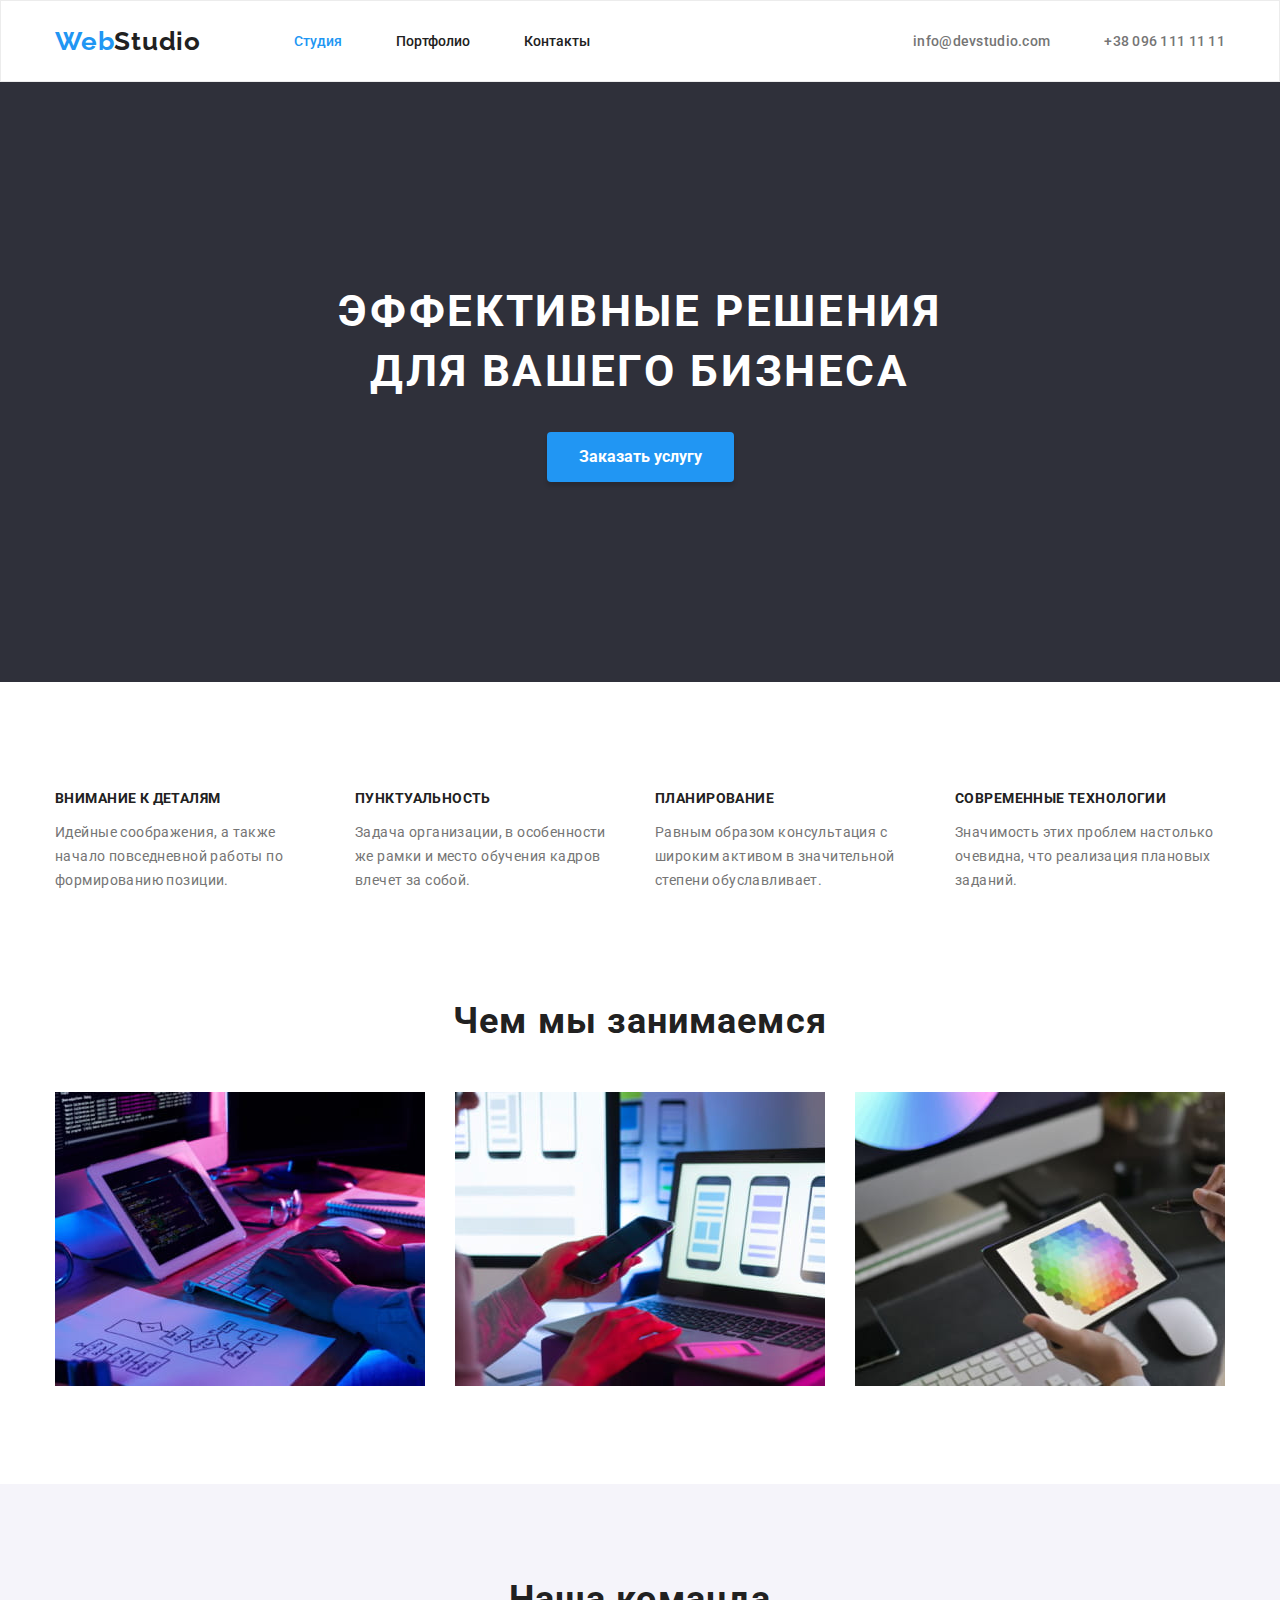
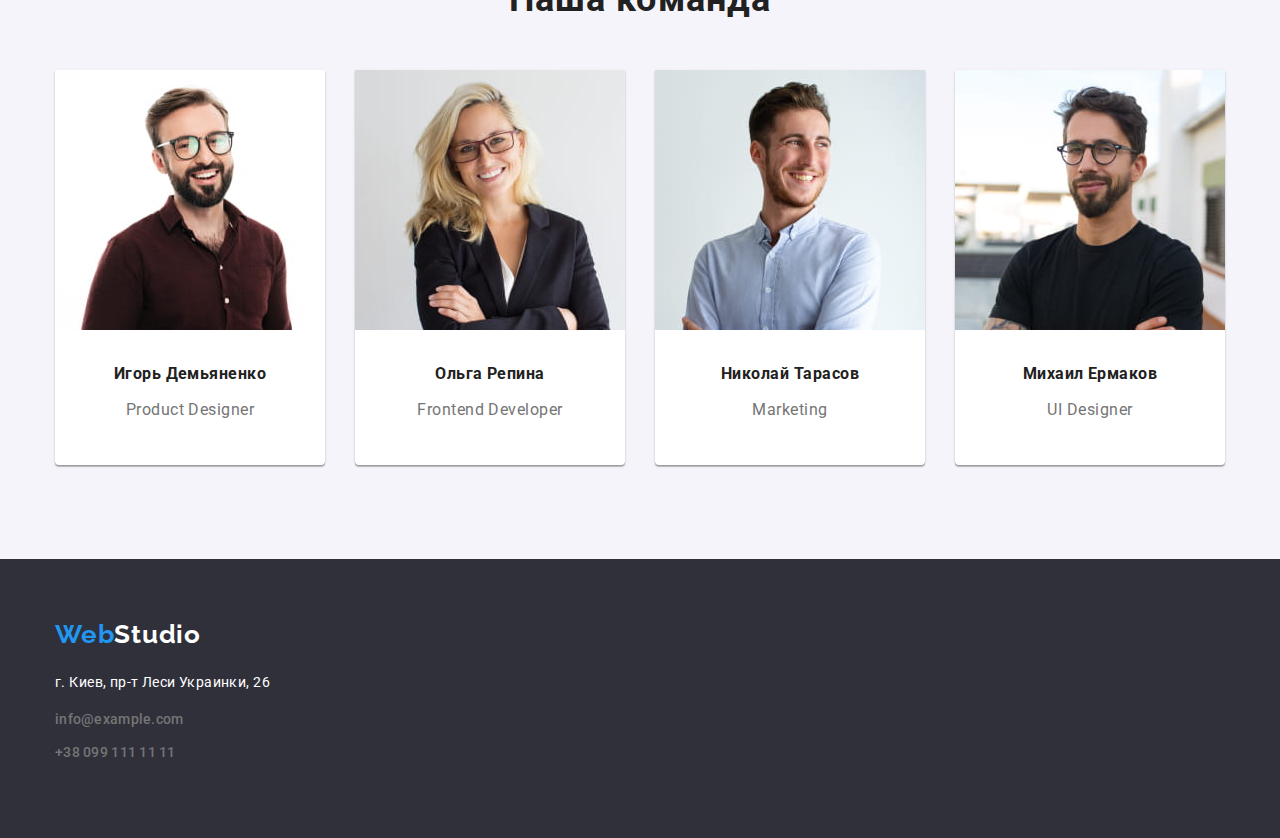
<file: index.html>
<!DOCTYPE html>
<html lang="en">
    <head>
        <meta charset="UTF-8">
        <meta http-equiv="X-UA-Compatible" content="IE=edge">
        <meta name="viewport" content="width=device-width, initial-scale=1.0">
        <title>Document</title>
        <link rel="stylesheet" href="https://cdnjs.cloudflare.com/ajax/libs/modern-normalize/1.0.0/modern-normalize.min.css" />

        <link href="https://fonts.googleapis.com/css2?family=Raleway:wght@700&family=Roboto:wght@400;500;700;900&display=swap"
            rel="stylesheet">

        <link rel="stylesheet" href="css/styles.css">


    </head>
    <body>
        <header class="header-border">
            <div class="container">
                <div class="main-header">
                    <a href="" class="logo"><span>Web</span>Studio</a>
                    <nav class="main-nav">
                        <ul class="main-nav-list">
                            <li class="main-nav-list-item">
                                <a href="index.html" class="main-nav-list-item-child active">Студия</a>
                            </li>
                            <li class="main-nav-list-item">
                                <a href="portfolio.html" class="main-nav-list-item-child">Портфолио</a>
                            </li>
                            <li class="main-nav-list-item">
                                <a href="#" class="main-nav-list-item-child">Контакты</a>
                            </li>
                        </ul>
                    </nav>
                    <ul class="contact-list">
                        <li class="contact-list-child"><a href="mailto:info@devstudio.com" class="contact-list-item">info@devstudio.com</a></li>
                        <li class="contact-list-child"><a href="tel:+380961111111" class="contact-list-item">+38 096 111 11 11</a></li>
                    </ul>
                </div>
            </div>
        </header>
        <main>
            <section class="main-section"> 
                <div class="container">
                    <h1 class="main-title">ЭФФЕКТИВНЫЕ РЕШЕНИЯ ДЛЯ ВАШЕГО БИЗНЕСА</h1>
                    <button type="button" class="main-button">Заказать услугу</button>
                </div>
            </section>
            <section class="list-first-display">
                <div class="container">
                    <ul class="list-first">
                        <li class="item">
                            <h3 class="list-first-title">Внимание к деталям</h3>
                            <p class="list-first-text">Идейные соображения, а также начало повседневной работы по формированию позиции.</p>
                        </li>
                        <li class="item">
                            <h3 class="list-first-title">Пунктуальность</h3>
                            <p class="list-first-text">Задача организации, в особенности же рамки и место обучения кадров влечет за собой.</p>
                        </li>
                        <li class="item">
                            <h3 class="list-first-title">Планирование</h3>
                            <p class="list-first-text">Равным образом консультация с широким активом в значительной степени обуславливает.</p>
                        </li>
                        <li class="item">
                            <h3 class="list-first-title">Современные технологии</h3>
                            <p class="list-first-text">Значимость этих проблем настолько очевидна, что реализация плановых заданий.</p>
                        </li>
                    </ul>
                </div>
            </section>
            <section class="main-diraction-items">
                <div class="container">
                    <h2 class="main-dicaration">Чем мы занимаемся</h2>
                    <ul class="main-dicaration-heder">
                        <li class="item">
                            <img src="./images/img.JPG" alt="человек работает за компом" width="370" height="294">
                        </li>
                        <li class="item">
                            <img src="./images/img1.JPG" alt="смотрит в телефон" width="370" height="294">
                        </li>
                        <li class="item">
                            <img src="./images/img2.JPG" alt="смотрит в планшет" width="370" height="294">
                        </li>
                    </ul>
                </div>
            </section>
            <section class="main-last-section">
                <div class="container">
                    <h2 class="main-dicaration">Наша команда</h2>
                    <ul class="main-dicaration-last">
                        <li class="item">
                            <img src="./images/img3.JPG" alt="Игорь Демьяненко" width="270" height="260">
                            <div class="info-employee">
                            <h3 class="main-dicaration-first">Игорь Демьяненко</h3>
                            <p class="main-dicaration-leter">Product Designer</p>
                            </div>
                        </li>
                        <li class="item">
                            <img src="./images/img4.JPG" alt="Ольга Репина" width="270" height="260">
                            <div class="info-employee">
                            <h3 class="main-dicaration-first">Ольга Репина</h3>
                            <p class="main-dicaration-leter">Frontend Developer</p>
                            </div>
                        </li>
                        <li class="item">
                            <img src="./images/img5.JPG" alt="Николай Тарасов" width="270" height="260">
                            <div class="info-employee">
                            <h3 class="main-dicaration-first">Николай Тарасов</h3>
                            <p class="main-dicaration-leter">Marketing</p>
                            </div>
                        </li>
                        <li class="item">
                            <img src="./images/img6.JPG" alt="Михаил Ермаков" width="270" height="260">
                            <div class="info-employee">
                            <h3 class="main-dicaration-first">Михаил Ермаков</h3>
                            <p class="main-dicaration-leter">UI Designer</p>
                            </div>
                        </li>
                    </ul> 
                </div>
            </section>
        </main>
        <footer class="main-title-last">
            <div class="container">
                <a href="" class="logo"><span>Web</span>Studio</a>
                <address class="main-title-leter">
                    <p class="main-title-adress"> г. Киев, пр-т Леси Украинки, 26 </p>
                    <ul class="contact-list">
                        <li class="malito-tel">
                            <a href="mailto:info@example.com" class="contact-list-item">info@example.com</a>
                        </li>
                        <li class="malito-tel">
                            <a href="tel:+380991111111" class="contact-list-item">+38 099 111 11 11</a>
                        </li>
                    </ul>
                </address>
            </div>
        </footer>
    </body>
</html>
</file>
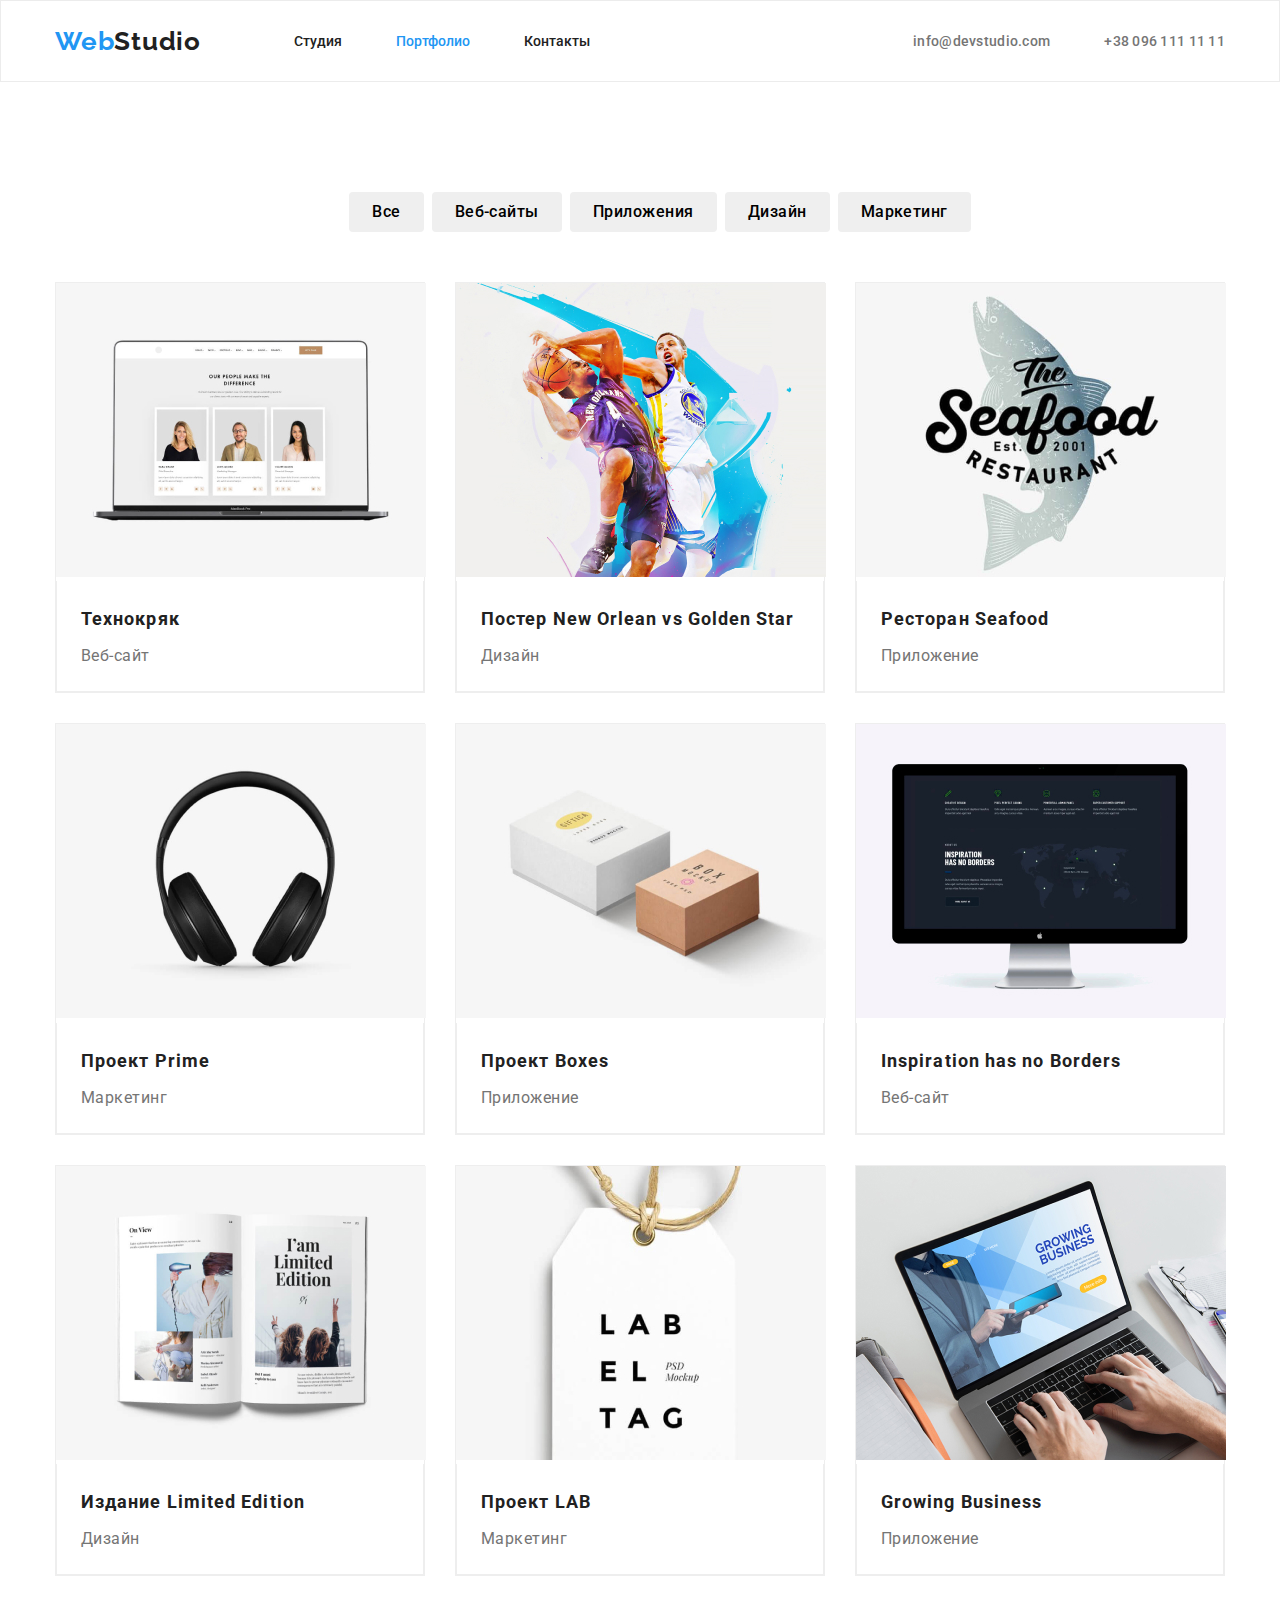
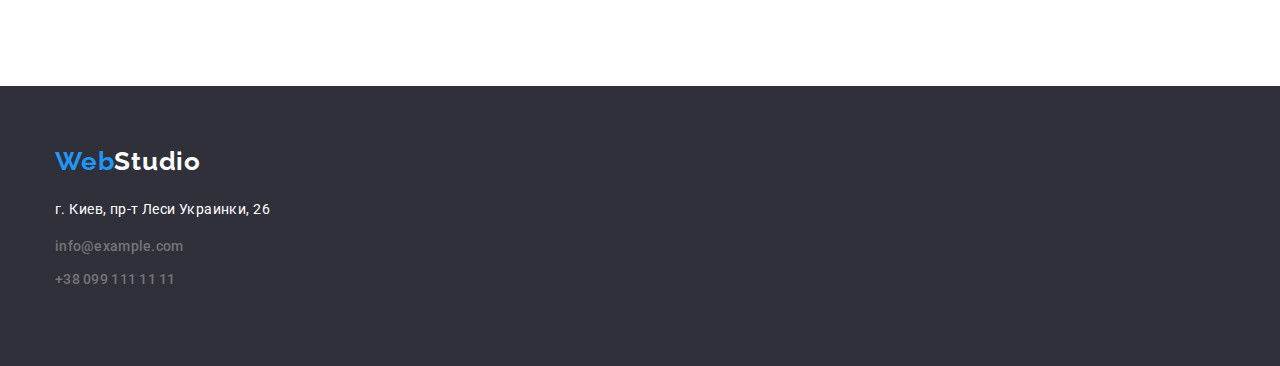
<file: portfolio.html>
<!DOCTYPE html>
<html lang="en">
    <head>
        <meta charset="UTF-8">
        <meta http-equiv="X-UA-Compatible" content="IE=edge">
        <meta name="viewport" content="width=device-width, initial-scale=1.0">
        <title>Document</title>
        <link rel="stylesheet" href="https://cdnjs.cloudflare.com/ajax/libs/modern-normalize/1.0.0/modern-normalize.min.css" />

        <link href="https://fonts.googleapis.com/css2?family=Raleway:wght@700&family=Roboto:wght@400;500;700;900&display=swap"
            rel="stylesheet">

        <link rel="stylesheet" href="css/styles.css">


    </head>
    <body>
        <header class="header-border">
            <div class="container">
                <div class="main-header">
                    <a href="" class="logo"><span>Web</span>Studio</a>
                    <nav class="main-nav">
                        <ul class="main-nav-list">
                            <li class="main-nav-list-item">
                                <a href="index.html" class="main-nav-list-item-child ">Студия</a>
                            </li>
                            <li class="main-nav-list-item">
                                <a href="portfolio.html" class="main-nav-list-item-child active">Портфолио</a>
                            </li>
                            <li class="main-nav-list-item">
                                <a href="#" class="main-nav-list-item-child">Контакты</a>
                            </li>
                        </ul>
                    </nav>
                    <ul class="contact-list">
                        <li class="contact-list-child"><a href="mailto:info@devstudio.com"
                                class="contact-list-item">info@devstudio.com</a></li>
                        <li class="contact-list-child"><a href="tel:+380961111111" class="contact-list-item">+38 096 111 11
                                11</a></li>
                    </ul>
                </div>
            </div>
        </header>
        <main>
            <section>
                <div class="container">
                    <ul class="section-portfolio">
                        <li class="item">
                            <button type="button" class="button-portfolio">Все</button>
                        </li>
                        <li class="item">
                            <button type="button" class="button-portfolio">Веб-сайты</button>
                        </li>
                        <li class="item">
                            <button type="button" class="button-portfolio">Приложения</button>
                        </li>
                        <li class="item">
                            <button type="button" class="button-portfolio">Дизайн</button>
                        </li>
                        <li class="item">
                            <button type="button" class="button-portfolio">Маркетинг</button>
                        </li>
                    </ul>
                </div>
            </section>
            <section>
                <div class="container">
                    <ul class="section-portfolio-center">
                        <li class="item">
                            <img src="./images/img15.JPG"" alt="таблица с людьми" width="370" height="294">
                            <div class="info-image">
                                <h3 class="section-portfolio-item">Технокряк</h3>
                                <p class="section-portfolio-title">Веб-сайт</p>
                            </div>
                        </li>
                        <li class="item">
                            <img src="./images/img7.JPG" alt="соперничиство за мяч" width="370" height="294">
                            <div class="info-image">
                                <h3 class="section-portfolio-item">Постер New Orlean vs Golden Star</h3>
                                <p class="section-portfolio-title">Дизайн</p>
                            </div>
                        </li>
                        <li class="item">
                            <img src="./images/img8.JPG" alt="рыба на заднем фоне" width="370" height="294">
                            <div class="info-image">
                                <h3 class="section-portfolio-item">Ресторан Seafood</h3>
                                <p class="section-portfolio-title">Приложение</p>
                            </div>
                        </li>
                        <li class="item">
                            <img src="./images/img9.JPG" alt="наушники" width="370" height="294">
                            <div class="info-image">
                                <h3 class="section-portfolio-item">Проект Prime</h3>
                                <p class="section-portfolio-title">Маркетинг</p>
                            </div>
                        </li>
                        <li class="item">
                            <img src="./images/img10.JPG" alt="коробки" width="370" height="294">
                            <div class="info-image">
                                <h3 class="section-portfolio-item">Проект Boxes</h3>
                                <p class="section-portfolio-title">Приложение</p>
                            </div>
                        </li>
                        <li class="item">
                            <img src="./images/img11.JPG" alt="экран" width="370" height="294">
                            <div class="info-image">
                                <h3 class="section-portfolio-item">Inspiration has no Borders</h3>
                                <p class="section-portfolio-title">Веб-сайт</p>
                            </div>
                        </li>
                        <li class="item">
                            <img src="./images/img12.JPG" alt="книга" width="370" height="294">
                            <div class="info-image">
                                <h3 class="section-portfolio-item">Издание Limited Edition</h3>
                                <p class="section-portfolio-title">Дизайн</p>
                            </div>
                        </li>
                        <li class="item">
                            <img src="./images/img13.JPG" alt="этикетка" width="370" height="294">
                            <div class="info-image">
                                <h3 class="section-portfolio-item">Проект LAB</h3>
                                <p class="section-portfolio-title">Маркетинг</p>
                            </div>
                        </li>
                        <li class="item">
                            <img src="./images/img14.JPG" alt="печатает на компе" width="370" height="294">
                            <div class="info-image">
                                <h3 class="section-portfolio-item">Growing Business</h3>
                                <p class="section-portfolio-title">Приложение</p>
                            </div>
                        </li>
                    </ul>
                </div>
            </section>
        </main>
        <footer class="main-title-last">
            <div class="container">
                <a href="" class="logo"><span>Web</span>Studio</a>
                <address class="main-title-leter">
                    <p class="main-title-adress"> г. Киев, пр-т Леси Украинки, 26 </p>
                    <ul class="contact-list">
                        <li class="malito-tel">
                            <a href="mailto:info@example.com" class="contact-list-item">info@example.com</a>
                        </li>
                        <li class="malito-tel">
                            <a href="tel:+380991111111" class="contact-list-item">+38 099 111 11 11</a>
                        </li>
                    </ul>
                </address>
            </div>
        </footer>
    </body>
</html>
</file>
<file: css/styles.css>
:root {
  --background-white-color: #fff;
  --background-gray-color: #f5f4fa;
  --background-footer: #2f303a;
  --main-text-color: #212121;
  --brand-color: #2196f3;
  --blue-color: #2196f3;
  --blue-color-hover: #188ce8;
  --link-color: rgba(117, 117, 117, 1);
}

body {
  background-color: var(--background-white-color);
  color: var(--main-text-color);
  font-family: "Roboto", sans-serif;
  margin: 0;
}
.header-border {
border: 1px solid #ECECEC;
}

.container{
  width: 1200px;
  margin-right: auto;
  margin-left: auto;
  padding-right: 15px;
  padding-left: 15px;
}
 
.main-header{
  padding: 0;
  margin: 0 auto;
  display: flex;
  align-items: center;
  height: 80px;
}

.logo {
  color: var(--main-text-color);
  font-family: "Raleway", sans-serif;
  font-weight: 700;
  font-size: 26px;
  line-height: 1.19;
  letter-spacing: 0.03em;
  text-decoration: none;
 }
.logo span {
  color: var(--brand-color);
}
footer .logo {
  color: var(--background-white-color);
}

.main-nav{
  margin-left: 93px;
}

.main-nav ul {
  list-style: none;
  padding: 0;
}

.main-nav-list {
  margin-left: auto;
}

.main-nav-list-item {
  display: inline-block;
}

.main-nav-list-item:not(:last-child) {
  margin-right: 50px;
}

.main-nav .main-nav-list-item-child {
  color: var(--main-text-color);
  font-weight: 500;
  font-size: 14px;
  line-height: 0.85;
  text-decoration: none;
}

.main-nav .main-nav-list-item-child:hover, .main-nav .main-nav-list-item-child.active {
  color: var(--blue-color);
}

.contact-list {
  list-style: none;
  padding: 0;
  margin-left: auto;
}

.contact-list-child {
  display: inline-block;
}

.contact-list-child:first-child{
  margin-right: 50px;
}

.contact-list .contact-list-item {
  color: var(--link-color);
  margin: 0px;
  font-weight: 500;
  font-size: 14px;
  line-height: 1.14;
  letter-spacing: 0.02em;
  text-decoration: none;
}

.contact-list .contact-list-item:hover {
  color: var(--blue-color);
}
.main-section {
  background-color: #2f303a;
  text-align: center;
  height: 600px;
  padding-top: 200px;
  padding-bottom: 200px;
}

/* .main-section-child{
  padding: 200px 237px;
} */

.main-title {
  color: var(--background-white-color);
  width: 696px;
  font-size: 44px;
  line-height: 1.36;
  margin-bottom: 30px;
  margin-top: 0px;
  padding: 0px;
  margin-left: auto;
  margin-right: auto;
  letter-spacing: 0.06em;
  text-transform: uppercase;
  text-decoration: none;
}
.main-button {
  background-color: var(--brand-color);
  color: var(--background-white-color);
  border: none;
  border-radius: 4px;
  box-shadow: 0px 4px 4px rgba(0, 0, 0, 0.15);
  padding:10px 32px;
  font-family: inherit;
  font-size: 16px;
  font-weight: 700;
  line-height: 30px;
  text-align: center;
  cursor: pointer;
}
.list-first-title {
  color: var(--main-text-color);
  font-weight: 700;
  font-size: 14px;
  line-height: 16px;
  letter-spacing: 0.03em;
  text-transform: uppercase;
}
.list-first-text {
  color: var(--link-color);
  font-weight: 400;
  font-size: 14px;
  line-height: 24px;
  letter-spacing: 0.03em;
}
.list-first {
  list-style: none;
  display: flex;
  padding: 0px;
  margin: 0px;
}
.list-first .item {
  margin-right: 30px;
  width: 270px
}
.list-first .item:last-child {
  margin-right: 0px
}

.list-first-display {
  padding-top: 94px;
  padding-bottom: 94px;
  }

.main-dicaration {
  color: var(--main-text-color);
  font-weight: 700;
  font-size: 36px;
  line-height: 42px;
  text-align: center;
  letter-spacing: 0.03em;
  margin-bottom: 50px;
  padding-top: 0px;
  margin-top: 0px;
}
.main-diraction-items {
  padding-top: 0px;
  padding-bottom: 94px;
}
.main-last-section {
  background: var(--background-gray-color);
  padding-top: 94px;
  padding-bottom: 94px;
}
.main-dicaration-last {
  display: flex;
  padding: 0px;
  margin-top: 0px;
  margin-bottom: 0px;
  list-style-type: none;
}
.main-dicaration-last .item {
  margin-right: 30px;
  border-radius: 0px 0px 4px 4px;
  background-color: var(--background-white-color);
  box-shadow: 0px 1px 3px rgba(0, 0, 0, 0.12),
  0px 1px 1px rgba(0, 0, 0, 0.14),
  0px 2px 1px rgba(0, 0, 0, 0.2);
}
.main-dicaration-last .item:last-child {
  margin-right: 0px;
}
.main-dicaration-first {
color: var(--main-text-color);
margin: 0px;
font-size: 16px;
line-height: 1.18;
letter-spacing: 0.03em;
text-align: center;
}
.main-dicaration-leter {
  color: var(--link-color);
  font-weight: 400;
  font-size: 16px;
  line-height: 19px;
  text-align: center;
  letter-spacing: 0.03em;
}
.info-employee {
  margin: 0px;
  padding-top: 30px;
  padding-bottom: 30px;
  border-radius: 0px 0px 4px 4px;
}
.main-dicaration-heder {
  display: flex;
  padding: 0px;
  margin-top: 0px;
  margin-bottom: 0px;
  list-style-type: none;
}
.main-dicaration-heder .item {
  margin-right: 30px;
}
.main-dicaration-heder .item:last-child {
  margin-right: 0px
}
.main-title-last {
  background-color: var(--background-footer);
  padding-top: 60px;
  padding-bottom: 60px;
}

.malito-tel {
  margin-bottom: 9px;
}

.main-title-leter {
  color: var(--background-white-color);
  margin-top: 20px;
  font-style: normal;
  font-size: 14px;
  line-height: 1.71;
  letter-spacing: 0.03em;
}
.button-portfolio:hover {
  color: var(--background-white-color);
  background-color: var(--brand-color);
  border-color: var(--background-white-color)
}
.button-portfolio {
  border: 1px solid transparent;
  display: inline-block;
  border-radius: 4px;
  padding: 6px 22px;
  font-family: inherit;
  font-weight: 500;
  font-size: 16px;
  line-height: 26px;
  text-align: center;
  letter-spacing: 0.03em;
  cursor: pointer;
}
.section-portfolio {
  list-style: none;
  display: flex;
  justify-content: center;
  margin-left: auto;
  margin-right: auto;
  margin-bottom: 50px;
  padding-top: 94px;
}
.section-portfolio .item {
  margin-right: 8px
}
.section-portfolio .item:last-child {
  margin: 0px;
}
.section-portfolio-item {
  color: var(--main-text-color);
  font-weight: 700;
  font-size: 18px;
  line-height: 36px;
  letter-spacing: 0.06em;
}
.section-portfolio-title {
  color: var(--link-color);
  font-weight: 400;
  font-size: 16px;
  line-height: 30px;
  letter-spacing: 0.03em;
}
.main-title-adress {
  color: var(--background-white-color);
  font-weight: 400;
  font-size: 14px;
  line-height: 24px;
  letter-spacing: 0.03em;
  margin-top: 0px;
  padding: 0px;
}

.section-portfolio-center { 
  display: flex;
  flex-wrap: wrap;
  margin-top: -30px;
  margin-left: -30px;
  list-style-type: none;
  padding: 0 0 94px 0;
}
.section-portfolio-center .item {
  width: 370px;
  align-items: center;
  flex-basis: calc(100% / 3 - 30px);
  margin-left: 30px;
  margin-top: 30px;
  background: #FFFFFF;
  border: 1px solid #EEEEEE;
}
.info-image {
  border-right: 1px solid #eeeeee;
  border-bottom: 1px solid #eeeeee;
  border-left: 1px solid #eeeeee;
  padding: 20px 24px;
}
.item .section-portfolio-item {
  margin: 0px;
  margin-bottom: 4px;
}
.item .section-portfolio-title {
  margin: 0px;
}
</file>
